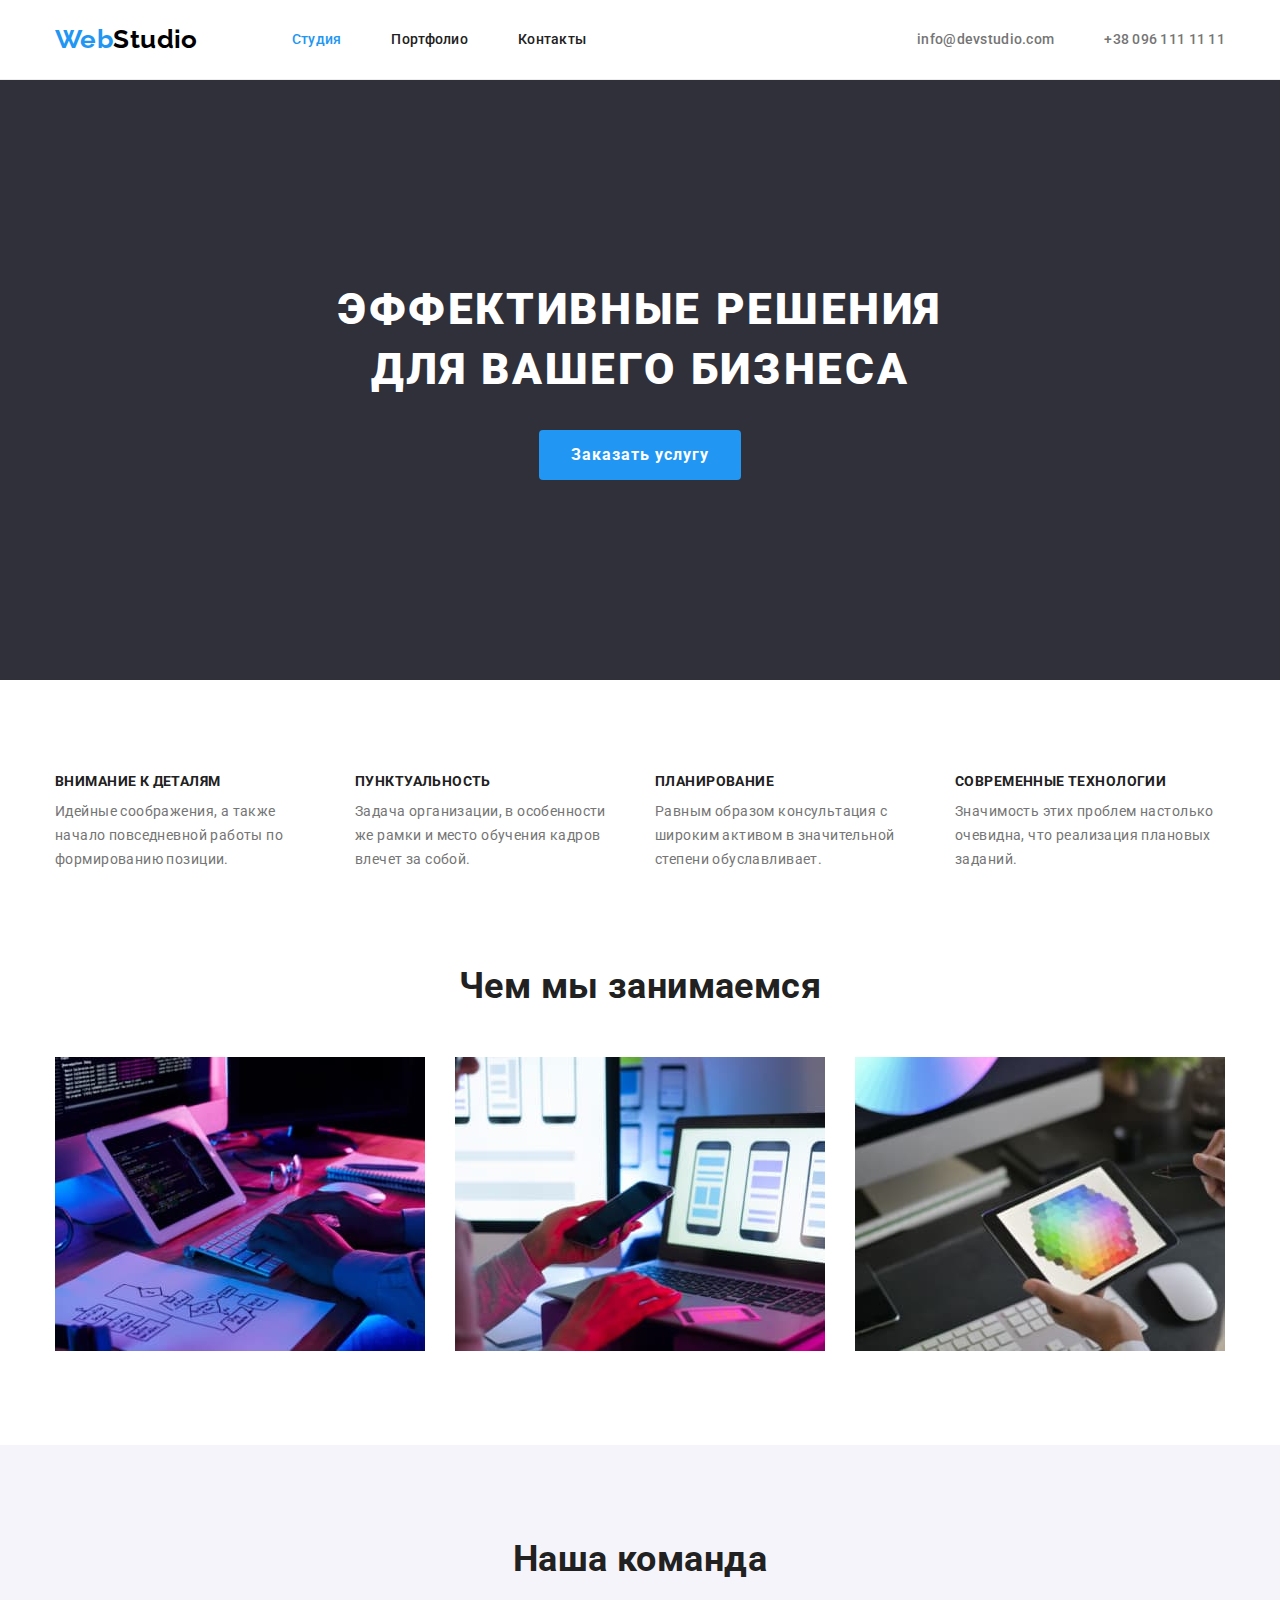
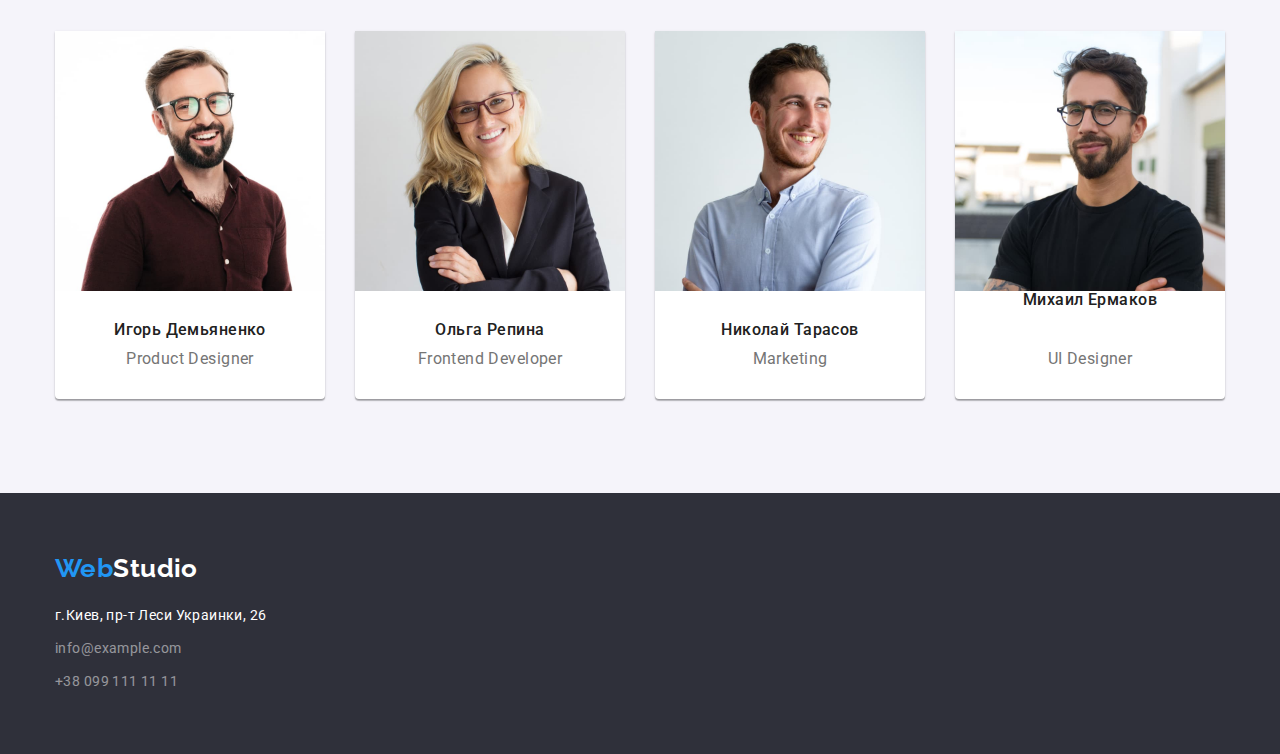
<file: index.html>
<!DOCTYPE html>
<html lang="ru">
  <head>
    <meta charset="UTF-8" />
    <meta http-equiv="X-UA-Compatible" content="IE=edge" />
    <meta name="viewport" content="width=device-width, initial-scale=1.0" />
    <title>Студия</title>

    <link rel="preconnect" href="https://fonts.googleapis.com" />
    <link rel="preconnect" href="https://fonts.gstatic.com" crossorigin />
    <link
      href="https://fonts.googleapis.com/css2?family=Raleway:wght@700&family=Roboto:wght@400;500;700;900&display=swap"
      rel="stylesheet"
    />

    <!-- Сначала нормализатор -->
    <link
      rel="stylesheet"
      href="https://cdnjs.cloudflare.com/ajax/libs/modern-normalize/1.0.0/modern-normalize.min.css"
    />

    <!-- Стили проекта -->
    <link rel="stylesheet" href="./css/style.css" />
  </head>

  <body>
    <!-- Шапка сайта -->
    <header class="page-header">
      <div class="container">
        <nav class="navbar">
          <a href="./index.html" class="logo">Web<span class="logo-focus">Studio</span></a>
          <ul class="site-nav list">
            <li><a href="./index.html" class="link current">Студия</a></li>
            <li><a href="./portfolio.html" class="link">Портфолио</a></li>
            <li><a href="#" class="link">Контакты</a></li>
          </ul>
        </nav>
        <ul class="contact-nav list">
          <li><a href="mailto:info@devstudio.com">info@devstudio.com</a></li>
          <li><a href="tel:+380961111111" class="tel">+38 096 111 11 11</a></li>
        </ul>
      </div>
    </header>

    <!-- Основной контент сайта-->
    <main>
      <!-- блок - Герой -->
      <section class="hero">
        <div class="container">
          <h1 class="hero-title">Эффективные решения<br />для вашего бизнеса</h1>
          <button type="button" class="btn primary">Заказать услугу</button>
        </div>
      </section>
      <!-- Список преимуществ -->
      <section class="section">
        <div class="container">
          <h2 class="visually-hidden">Наши преимущества</h2>
          <ul class="futures-list list">
            <li class="futures-list-item">
              <h3 class="title">Внимание к деталям</h3>
              <p class="text">
                Идейные соображения, а также начало повседневной работы по формированию позиции.
              </p>
            </li>
            <li class="futures-list-item">
              <h3 class="title">Пунктуальность</h3>
              <p class="text">
                Задача организации, в особенности же рамки и место обучения кадров влечет за собой.
              </p>
            </li>
            <li class="futures-list-item">
              <h3 class="title">Планирование</h3>
              <p class="text">
                Равным образом консультация с широким активом в значительной степени обуславливает.
              </p>
            </li>
            <li class="futures-list-item">
              <h3 class="title">Современные технологии</h3>
              <p class="text">
                Значимость этих проблем настолько очевидна, что реализация плановых заданий.
              </p>
            </li>
          </ul>
        </div>
      </section>
      <!-- Блок чем мы занимаемся -->
      <section class="section worl-list-section">
        <div class="container">
          <h2 class="section-title">Чем мы занимаемся</h2>
          <ul class="work-list list">
            <li>
              <img
                src="./images/img-box1.jpg"
                alt="Программист работает за своим рабочим столом"
                width="370"
                class="img"
              />
            </li>
            <li>
              <img
                src="./images/img-box2.jpg"
                alt="web ui дизайнер разрабатывает приложение для смартфонов"
                width="370"
                class="img"
              />
            </li>
            <li>
              <img
                src="./images/img-box3.jpg"
                alt="Креативный веб дизайнер работает с цветовой палитрой на планшете"
                width="370"
                class="img"
              />
            </li>
          </ul>
        </div>
      </section>
      <!-- Наша команда -->
      <section class="section team">
        <div class="container">
          <h2 class="section-title">Наша команда</h2>
          <ul class="team list">
            <li class="team-box">
              <img src="./images/team-img1.jpg" alt="Игорь Демьяненко" width="270" height="260" />
              <div class="team-info-box">
                <h3 class="team-member">Игорь Демьяненко</h3>
                <p lang="en" class="team-position">Product Designer</p>
              </div>
            </li>
            <li class="team-box">
              <img src="./images/team-img2.jpg" alt="Ольга Репина" width="270" height="260" />
              <div class="team-info-box">
                <h3 class="team-member">Ольга Репина</h3>
                <p lang="en" class="team-position">Frontend Developer</p>
              </div>
            </li>
            <li class="team-box">
              <img src="./images/team-img3.jpg" alt="Николай Тарасов" width="270" height="260" />
              <div class="team-info-box">
                <h3 class="team-member">Николай Тарасов</h3>
                <p lang="en" class="team-position">Marketing</p>
              </div>
            </li>
            <li class="team-box">
              <img src="./images/team-img4.jpg" alt="Михаил Ермаков" width="270" height="260" />
              <h3 class="team-member">Михаил Ермаков</h3>
              <div class="team-info-box">
                <p lang="en" class="team-position">UI Designer</p>
              </div>
            </li>
          </ul>
        </div>
      </section>
    </main>
    <!-- Подвал сайта-->
    <footer class="page-footer">
      <div class="container">
        <a href="./index.html" class="logo">Web<span class="logo-focus-footer">Studio</span></a>

        <!-- Список контактов -->
        <address class="footer-address">
          <ul class="list footer-contacts">
            <li>
              <a
                href="https://goo.gl/maps/yVwEfMBPueP3HSLU8"
                target="_blank"
                rel="noreferrer noopener"
                class="address"
                >г.Киев, пр-т Леси Украинки, 26</a
              >
            </li>
            <li><a href="mailto:info@example.com" class="mail">info@example.com</a></li>
            <li><a href="tel:+380991111111" class="tel">+38 099 111 11 11</a></li>
          </ul>
        </address>
      </div>
    </footer>
  </body>
</html>
</file>
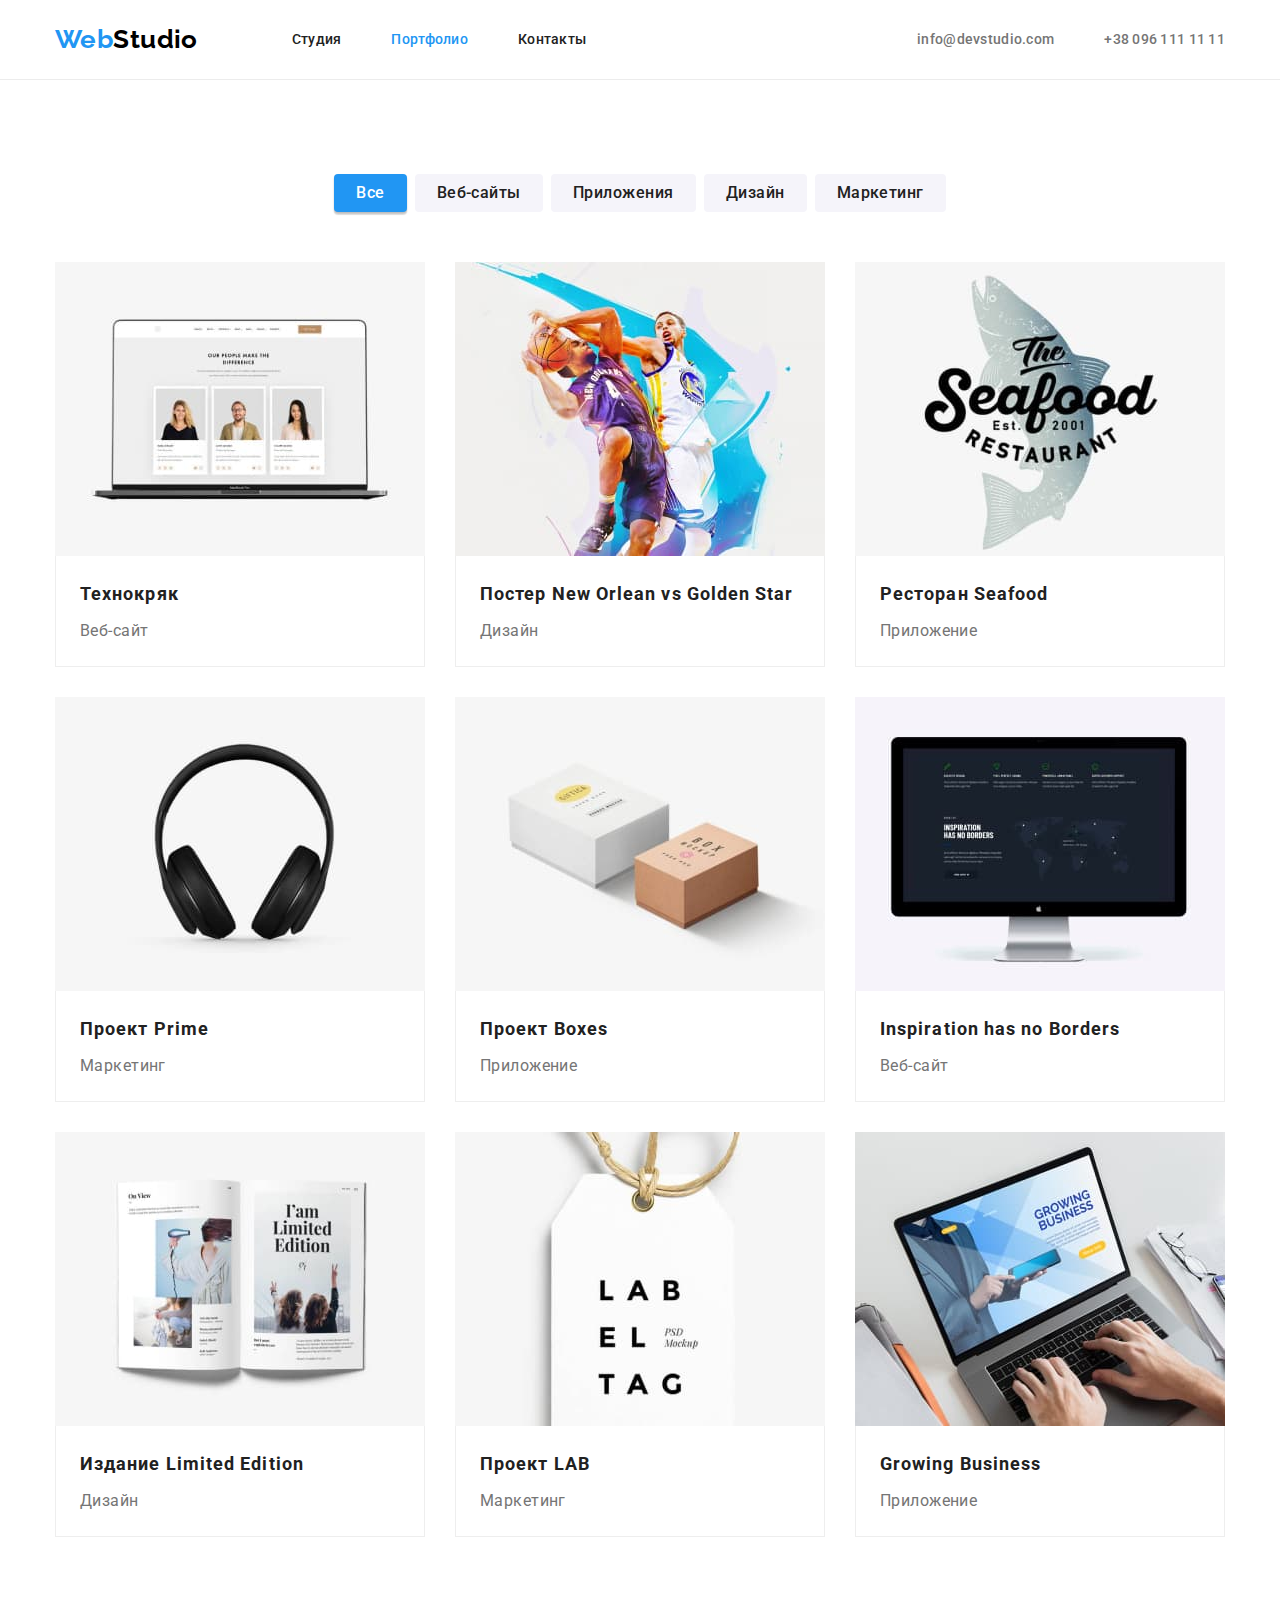
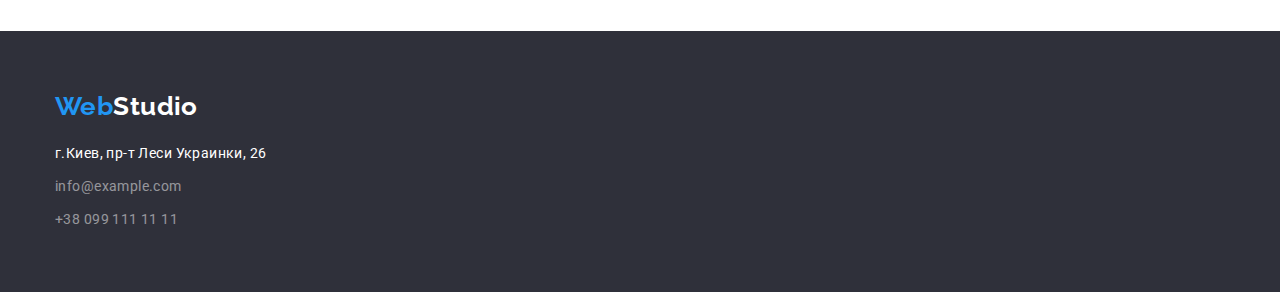
<file: portfolio.html>
<!DOCTYPE html>
<html lang="ru">
  <head>
    <meta charset="UTF-8" />
    <meta http-equiv="X-UA-Compatible" content="IE=edge" />
    <meta name="viewport" content="width=device-width, initial-scale=1.0" />
    <title>Портфолио</title>
    <link rel="preconnect" href="https://fonts.googleapis.com" />
    <link rel="preconnect" href="https://fonts.gstatic.com" crossorigin />
    <link
      href="https://fonts.googleapis.com/css2?family=Raleway:wght@700&family=Roboto:wght@400;500;700;900&display=swap"
      rel="stylesheet"
    />
    <!-- Сначала нормализатор -->
    <link
      rel="stylesheet"
      href="https://cdnjs.cloudflare.com/ajax/libs/modern-normalize/1.0.0/modern-normalize.min.css"
    />
    <link rel="stylesheet" href="./css/style.css" />
  </head>

  <body>
    <!-- Шапка сайта -->
    <header class="page-header">
      <div class="container">
        <nav class="navbar">
          <a href="./index.html" class="logo">Web<span class="logo-focus">Studio</span></a>
          <ul class="site-nav list">
            <li><a href="./index.html" class="link">Студия</a></li>
            <li><a href="./portfolio.html" class="link current">Портфолио</a></li>
            <li><a href="#" class="link">Контакты</a></li>
          </ul>
        </nav>
        <ul class="contact-nav list">
          <li><a href="mailto:info@devstudio.com">info@devstudio.com</a></li>
          <li><a href="tel:+380961111111" class="tel">+38 096 111 11 11</a></li>
        </ul>
      </div>
    </header>
    <!-- Основной контент сайта-->
    <main>
      <!-- Наши работы -->
      <section class="section">
        <div class="container portfolio">
          <h1 class="visually-hidden">Наши работы</h1>
          <!-- Вкладки фильтрации -->
          <ul class="all-filter-radio-buttons list">
            <li><button type="button" class="filter-radio-button active">Все</button></li>
            <li><button type="button" class="filter-radio-button">Веб-сайты</button></li>
            <li><button type="button" class="filter-radio-button">Приложения</button></li>
            <li><button type="button" class="filter-radio-button">Дизайн</button></li>
            <li><button type="button" class="filter-radio-button">Маркетинг</button></li>
          </ul>

          <!-- Карточки нащих работ (портфолио)-->

          <ul class="portfolio-cards list">
            <li class="portfolio-card">
              <img src="./images/img-portfolio.jpg" alt="Технокряк" width="370" class="img" />
              <div class="portfolio-card-text-area">
                <h2 class="portfolio-title">Технокряк</h2>
                <p class="portfolio-text">Веб-сайт</p>
              </div>
            </li>

            <li class="portfolio-card">
              <img
                src="./images/img-portfolio-1.jpg"
                alt="Постер New Orlean vs Golden Star"
                width="370"
                class="img"
              />

              <div class="portfolio-card-text-area">
                <h2 class="portfolio-title">Постер New Orlean vs Golden Star</h2>
                <p class="portfolio-text">Дизайн</p>
              </div>
            </li>

            <li class="portfolio-card">
              <img
                src="./images/img-portfolio-2.jpg"
                alt="Ресторан Seafood"
                width="370"
                class="img"
              />
              <div class="portfolio-card-text-area">
                <h2 class="portfolio-title">Ресторан Seafood</h2>
                <p class="portfolio-text">Приложение</p>
              </div>
            </li>

            <li class="portfolio-card">
              <img src="./images/img-portfolio-3.jpg" alt="Проект Prime" width="370" class="img" />
              <div class="portfolio-card-text-area">
                <h2 class="portfolio-title">Проект Prime</h2>
                <p class="portfolio-text">Маркетинг</p>
              </div>
            </li>

            <li class="portfolio-card">
              <img src="./images/img-portfolio-4.jpg" alt="Проект Boxes" width="370" class="img" />
              <div class="portfolio-card-text-area">
                <h2 class="portfolio-title">Проект Boxes</h2>
                <p class="portfolio-text">Приложение</p>
              </div>
            </li>

            <li class="portfolio-card">
              <img
                src="./images/img-portfolio-5.jpg"
                alt="Inspiration has no Borders"
                width="370"
                class="img"
              />
              <div class="portfolio-card-text-area">
                <h2 class="portfolio-title">Inspiration has no Borders</h2>
                <p class="portfolio-text">Веб-сайт</p>
              </div>
            </li>

            <li class="portfolio-card">
              <img
                src="./images/img-portfolio-6.jpg"
                alt="Издание Limited Edition"
                width="370"
                class="img"
              />
              <div class="portfolio-card-text-area">
                <h2 class="portfolio-title">Издание Limited Edition</h2>
                <p class="portfolio-text">Дизайн</p>
              </div>
            </li>

            <li class="portfolio-card">
              <img src="./images/img-portfolio-7.jpg" alt="Проект LAB" width="370" class="img" />
              <div class="portfolio-card-text-area">
                <h2 class="portfolio-title">Проект LAB</h2>
                <p class="portfolio-text">Маркетинг</p>
              </div>
            </li>

            <li class="portfolio-card">
              <img
                src="./images/img-portfolio-8.jpg"
                alt="Growing Business"
                width="370"
                class="img"
              />
              <div class="portfolio-card-text-area">
                <h2 class="portfolio-title">Growing Business</h2>
                <p class="portfolio-text">Приложение</p>
              </div>
            </li>
          </ul>
        </div>
      </section>
    </main>
    <!-- Подвал сайта-->
    <footer class="page-footer">
      <div class="container">
        <a href="./index.html" class="logo">Web<span class="logo-focus-footer">Studio</span></a>

        <!-- Список контактов -->
        <address class="footer-address">
          <ul class="list footer-contacts">
            <li>
              <a
                href="https://goo.gl/maps/yVwEfMBPueP3HSLU8"
                target="_blank"
                rel="noreferrer noopener"
                class="address"
                >г.Киев, пр-т Леси Украинки, 26</a
              >
            </li>
            <li><a href="mailto:info@example.com" class="mail">info@example.com</a></li>
            <li><a href="tel:+380991111111" class="tel">+38 099 111 11 11</a></li>
          </ul>
        </address>
      </div>
    </footer>
  </body>
</html>
</file>
<file: css/style.css>
:root {
  --title-text-color: #212121;
  --logo-black-color: #000;
  --main-text-color: #757575;
  --blue-color: #2196f3;
  --blue-color-hover: #188ce8;
  --white-color: #fff;
  --secondary-background-color: #f5f4fa;
  --footer-background-color: #2f303a;
  --filter-background-color: #f5f4fa;
  --portfolio-border-color: #eee;
  --main-font: 'Roboto', sans-serif;
}

/* Глобальный сброс */

h1,
h2,
h3,
h4,
h5,
h6,
p,
ul {
  margin: 0;
  padding: 0;
}

img {
  display: block;
  max-width: 100%;
  height: auto;
}

/* ---- Все делаем с margin-bottom! ---- */

.container {
  width: 1200px;
  margin: 0 auto;
  padding: 0 15px;
}

.section {
  padding-top: 94px;
  padding-bottom: 94px;
}

body {
  background: var(--white-color);
  color: var(--main-text-color);
  font-family: var(--main-font);
  letter-spacing: 0.03em;
  font-size: 14px;
}

.list {
  list-style: none;
  padding-left: 0;
  margin: 0;
}

/* Стиль хедера */

.page-header {
  border-bottom: 1px solid #ececec;
  display: flex;
  height: 80px;
}

.page-header .container {
  display: flex;
  justify-content: space-between;
  align-items: center;
}

/* стиль для логотипа */
.logo {
  font-family: 'Raleway', sans-serif;
  font-weight: 700;
  font-size: 26px;
  line-height: 1.2;
  color: var(--blue-color);
  text-decoration: none;
  margin-right: 94px;
}

.logo-focus {
  color: var(--logo-black-color);
}

.logo-focus-footer {
  color: var(--white-color);
}

/* стиль для меню навигации */
.navbar {
  display: flex;
  align-items: center;
}

.site-nav {
  display: flex;
}

.site-nav .link {
  font-weight: 500;
  font-size: 14px;
  line-height: 1.14;
  letter-spacing: 0.02em;
  color: var(--title-text-color);
  text-decoration: none;
  padding: 32px 0;
}

.site-nav li:not(:last-child) {
  margin-right: 50px;
}

.site-nav .link.current {
  color: var(--blue-color);
}

.site-nav .link:hover,
.site-nav .link:focus {
  color: var(--blue-color);
}

/* стиль для контактов в шапке сайта */

.contact-nav {
  display: flex;
  margin-left: auto;
}

.contact-nav a {
  color: var(--main-text-color);
  font-weight: 500;
  font-size: 14px;
  line-height: 1.14;
  letter-spacing: 0.02em;
  text-decoration: none;

  padding: 32px 0;
}

.contact-nav a:hover,
.contact-nav a:focus {
  color: var(--blue-color);
}

.contact-nav li:last-child {
  margin-left: 50px;
}

/* Герой - стиль текста заголовков */
.hero {
  padding-top: 200px;
  padding-bottom: 200px;

  background-color: var(--footer-background-color);
  text-align: center;
}

.hero.container {
  align-items: center;
  vertical-align: middle;
}

.hero-title {
  font-weight: 900;
  font-size: 44px;
  line-height: 1.36;

  letter-spacing: 0.06em;
  text-transform: uppercase;
  color: var(--white-color);

  margin-bottom: 30px;
}

/* Стиль кнопки */

button {
  display: block;
  margin: 0 auto;
  padding: 10px 32px;
  cursor: pointer;
  border: none;
  border-radius: 4px;
}

.btn {
  min-width: 200px;
  min-height: 50px;

  font-family: var(--main-font);
  font-weight: 700;
  font-size: 16px;
  line-height: 1.88;

  text-align: center;

  letter-spacing: 0.06em;
}

.btn.primary {
  background-color: var(--blue-color);
  color: var(--white-color);
}

.btn.primary:hover,
.btn.primary:focus {
  background-color: var(--blue-color-hover);
  color: var(--white-color);
}

/* Список преимуществ */
.futures-list {
  display: flex;
  gap: 30px;
}

.futures-list-item {
  max-width: 270px;
}

.futures-list .title {
  font-weight: 700;
  font-size: 14px;
  line-height: 1.14;
  text-transform: uppercase;
  color: var(--title-text-color);
  margin-bottom: 10px;
}

.futures-list .text {
  color: var(--main-text-color);
  font-size: 14px;
  line-height: 1.71;
}

/*  Блок чем мы занимаемся */
.section.worl-list-section {
  padding-top: 0;
}
.section-title {
  font-weight: 700;
  font-size: 36px;
  line-height: 1.16;
  text-align: center;
  color: var(--title-text-color);
  margin-bottom: 50px;
  justify-content: ;
}

.work-list.list {
  display: flex;
  gap: 30px;
}

.work-list .img {
  display: flex;
  width: 370px;
}

/* Наша команда */

.section.team {
  background-color: var(--secondary-background-color);
}

.team.list {
  display: flex;
  gap: 30px;
}

.team .team-box {
  background-color: var(--white-color);
  box-shadow: 0px 1px 3px rgba(0, 0, 0, 0.12), 0px 1px 1px rgba(0, 0, 0, 0.14),
    0px 2px 1px rgba(0, 0, 0, 0.2);
  border-radius: 0px 0px 4px 4px;
}

.team .team-info-box {
  text-align: center;
  padding: 30px 0;
}

.team .team-member {
  font-weight: 500;
  font-size: 16px;
  line-height: 1.18;
  margin-bottom: 10px;
  text-align: center;

  color: var(--title-text-color);
}

.team .team-position {
  font-size: 16px;
  line-height: 1.18;
  text-align: center;
  color: var(--main-text-color);
}

/* Footer */

.page-footer {
  background-color: var(--footer-background-color);
  padding: 60px 0;
}

.page-footer .logo {
  margin-bottom: 20px;
}

.page-footer li:not(:last-child) {
  margin-bottom: 9px;
}

.footer-address {
  margin-top: 20px;
}

.footer-address a {
  line-height: 1.71;
  font-style: normal;
}

.footer-address .address {
  color: var(--white-color);
  text-decoration: none;
}

.footer-address .mail,
.footer-address .tel {
  color: rgba(255, 255, 255, 0.5);
  text-decoration: none;
}

.footer-address .address:hover,
.footer-address .mail:hover,
.footer-address .tel:hover,
.footer-address .address:focus,
.footer-address .mail:focus,
.footer-address .tel:focus {
  color: var(--blue-color);
}

/* Стиль для карточек портфолио */

.portfolio-cards {
  display: flex;
  flex-wrap: wrap;
  gap: 30px;
}

.portfolio-card {
  width: 370px;
}

.portfolio-card-text-area {
  display: flex;
  flex-direction: column;
  padding: 20px 24px;
  border: 1px solid var(--portfolio-border-color);
  border-top: none;
}

.portfolio-title {
  font-weight: 700;
  font-size: 18px;
  line-height: 2;
  letter-spacing: 0.06em;
  margin-bottom: 4px;
  color: var(--title-text-color);
}

.portfolio-text {
  font-size: 16px;
  line-height: 1.88;
  color: var(--main-text-color);
}

/* фильтр для портфолио */

.all-filter-radio-buttons {
  display: flex;
  justify-content: center;
  gap: 8px;
  margin-bottom: 50px;
}

.filter-radio-button {
  background-color: var(--filter-background-color);
  color: var(--title-text-color);

  padding: 6px 22px;

  font-family: var(--main-font);
  font-weight: 500;
  font-size: 16px;
  line-height: 1.62;
  border-color: var(--filter-background-color);
  text-align: center;
  letter-spacing: 0.03em;
}

.filter-radio-button.active {
  background-color: var(--blue-color);
  color: var(--white-color);
  box-shadow: 0px 3px 1px rgba(0, 0, 0, 0.1), 0px 1px 2px rgba(0, 0, 0, 0.08),
    0px 2px 2px rgba(0, 0, 0, 0.12);
}

.filter-radio-button:hover,
.filter-radio-button:focus {
  background-color: var(--blue-color);
  color: var(--white-color);
  box-shadow: 0px 3px 1px rgba(0, 0, 0, 0.1), 0px 1px 2px rgba(0, 0, 0, 0.08),
    0px 2px 2px rgba(0, 0, 0, 0.12);
}

/* Скрыть псевдо-заголовок */
.visually-hidden {
  position: absolute;
  width: 1px;
  height: 1px;
  margin: -1px;
  border: 0;
  padding: 0;

  white-space: nowrap;
  clip-path: inset(100%);
  clip: rect(0 0 0 0);
  overflow: hidden;
}
</file>
